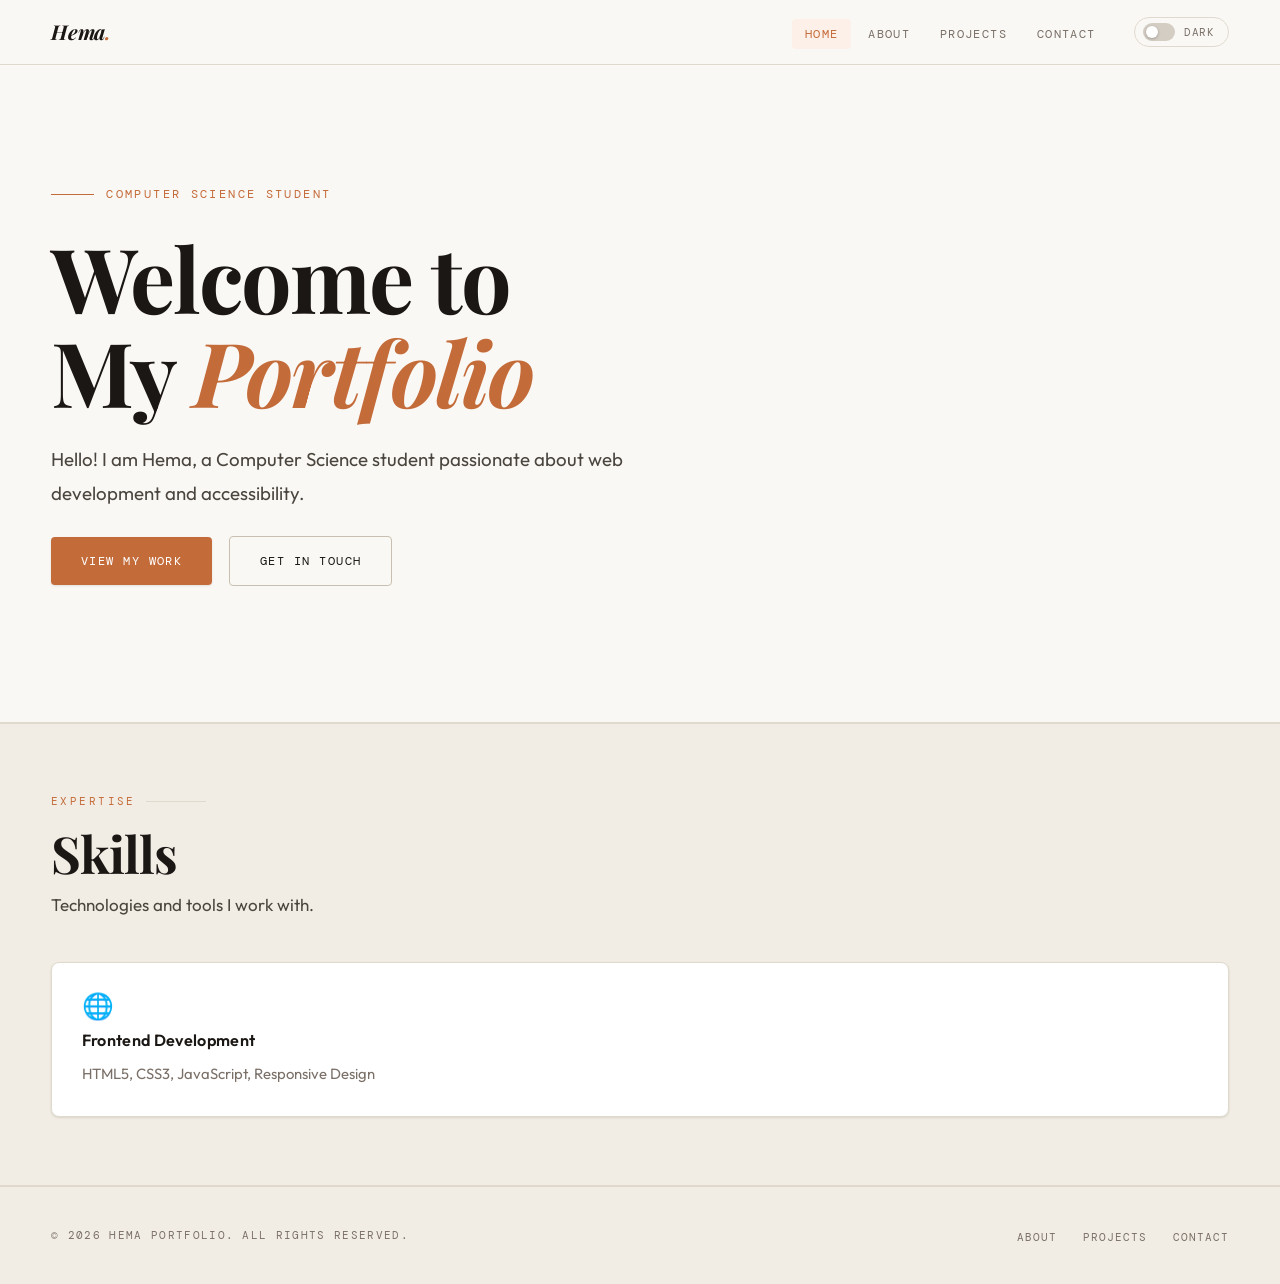
<file: index.html>
<!DOCTYPE html>
<html lang="en" data-theme="light">

<head>
  <meta charset="UTF-8">
  <meta name="viewport" content="width=device-width, initial-scale=1.0">
  <title>Hema Portfolio</title>
  <meta name="description" content="Personal portfolio website showcasing projects, skills, and contact information.">
  <meta name="keywords" content="portfolio, web developer, frontend developer, HTML5, accessibility">
  <meta name="author" content="Hema">
  <meta name="theme-color" content="#faf8f4" media="(prefers-color-scheme: light)">
  <meta name="theme-color" content="#131210"  media="(prefers-color-scheme: dark)">
  <link rel="canonical" href="https://hema-portfolio.example.com/">
  <meta property="og:type"        content="website">
  <meta property="og:title"       content="Hema Portfolio">
  <meta property="og:description" content="Personal portfolio website showcasing projects, skills, and contact information.">
  <meta property="og:url"         content="https://hema-portfolio.example.com/">
  <link rel="preconnect" href="https://fonts.googleapis.com">
  <link rel="preconnect" href="https://fonts.gstatic.com" crossorigin>
  <link rel="stylesheet"
    href="https://fonts.googleapis.com/css2?family=Playfair+Display:ital,wght@0,400;0,600;0,700;1,400;1,600&family=Outfit:wght@300;400;500;600&family=DM+Mono:wght@400&display=swap"
    media="print" onload="this.media='all'">
  <noscript><link rel="stylesheet" href="https://fonts.googleapis.com/css2?family=Playfair+Display:ital,wght@0,400;0,600;0,700;1,400;1,600&family=Outfit:wght@300;400;500;600&family=DM+Mono:wght@400&display=swap"></noscript>
  <link rel="stylesheet" href="style.css">
</head>

<body>

  <a href="#main-content" class="skip-link">Skip to Main Content</a>

  <!-- ── HEADER ── -->
  <header class="site-header" role="banner">
    <div class="container">
      <div class="header-inner">

        <a href="index.html" class="site-logo" aria-label="Hema Portfolio — Home">
          Hema<span>.</span>
        </a>

        <div class="header-right">
          <!-- Hamburger (mobile only) -->
          <button class="nav-toggle" aria-expanded="false" aria-controls="main-nav" aria-label="Toggle navigation">
            <span></span><span></span><span></span>
          </button>

          <nav id="main-nav" class="main-nav" role="navigation" aria-label="Main Navigation">
            <ul>
              <li><a href="index.html" aria-current="page">Home</a></li>
              <li><a href="about.html">About</a></li>
              <li><a href="projects.html">Projects</a></li>
              <li><a href="contact.html">Contact</a></li>
            </ul>
          </nav>

          <!-- Dark mode toggle -->
          <button class="theme-toggle" id="theme-toggle" aria-label="Toggle dark mode" aria-pressed="false">
            <div class="toggle-track" aria-hidden="true">
              <div class="toggle-knob"></div>
            </div>
            <span class="toggle-label">Dark</span>
          </button>
        </div>

      </div>
    </div>
  </header>

  <!-- ── MAIN ── -->
  <main id="main-content" role="main">

    <!-- Hero — CSS Grid layout -->
    <section aria-labelledby="hero-heading">
      <div class="container">
        <div class="hero-grid">
          <p class="hero-eyebrow animate-up">Computer Science Student</p>
          <h2 id="hero-heading" class="hero-heading animate-up">
            Welcome to<br>My <em>Portfolio</em>
          </h2>
          <p class="hero-body animate-up">
            Hello! I am Hema, a Computer Science student passionate about
            web development and accessibility.
          </p>
          <div class="hero-cta animate-up">
            <a href="projects.html" class="btn btn-primary">View My Work</a>
            <a href="contact.html" class="btn btn-outline">Get In Touch</a>
          </div>
        </div>
      </div>
    </section>

    <hr class="section-divider">

    <!-- Skills — CSS Grid -->
    <section class="skills-section" aria-labelledby="skills-heading">
      <div class="container">
        <p class="section-label">Expertise</p>
        <h2 id="skills-heading" class="section-heading">Skills</h2>
        <p class="section-intro">Technologies and tools I work with.</p>

        <div class="skills-grid">
          <article class="skill-card animate-up">
            <div class="skill-card-icon" aria-hidden="true">🌐</div>
            <h3>Frontend Development</h3>
            <p>HTML5, CSS3, JavaScript, Responsive Design</p>
          </article>
        </div>
      </div>
    </section>

  </main>

  <!-- ── FOOTER ── -->
  <footer class="site-footer" role="contentinfo">
    <div class="container">
      <div class="footer-inner">
        <p class="footer-copy">&copy; 2026 Hema Portfolio. All rights reserved.</p>
        <nav aria-label="Footer Navigation">
          <ul class="footer-links">
            <li><a href="about.html">About</a></li>
            <li><a href="projects.html">Projects</a></li>
            <li><a href="contact.html">Contact</a></li>
          </ul>
        </nav>
      </div>
    </div>
  </footer>

  <script src="theme.js"></script>
</body>
</html>
</file>
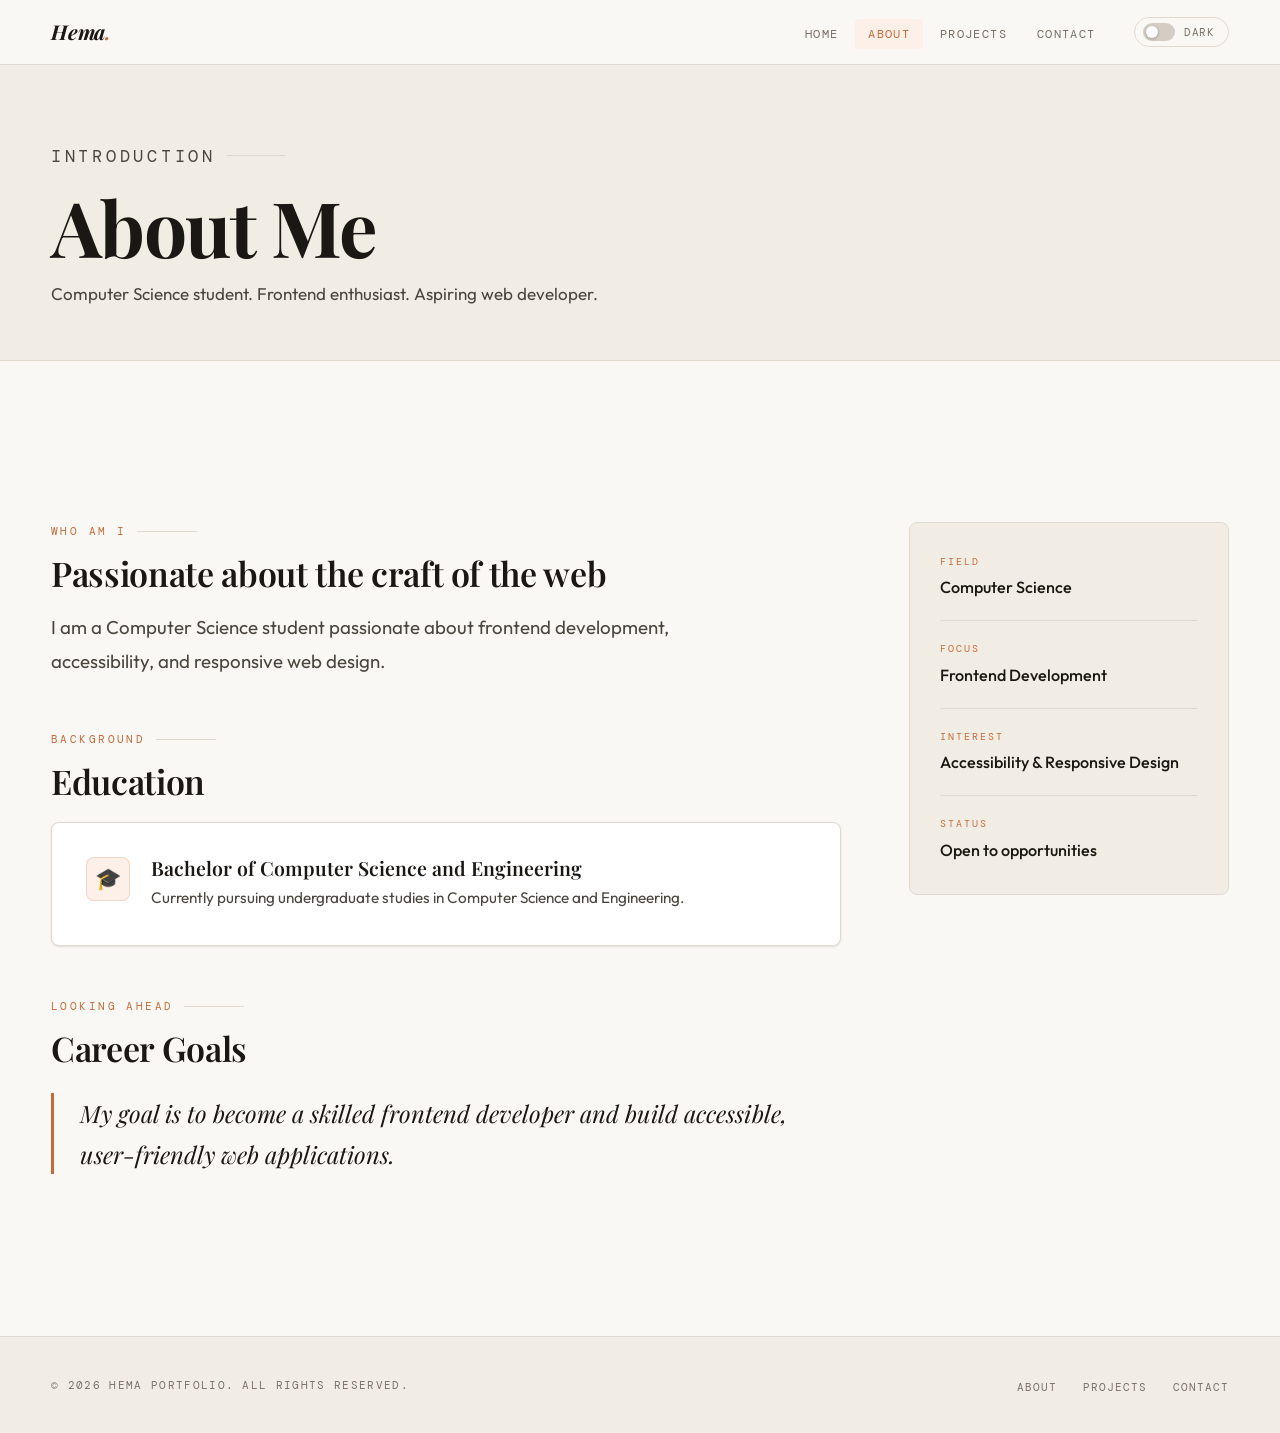
<file: about.html>
<!DOCTYPE html>
<html lang="en" data-theme="light">
<head>
  <meta charset="UTF-8">
  <meta name="viewport" content="width=device-width, initial-scale=1.0">
  <title>About | Hema Portfolio</title>
  <meta name="description" content="Learn more about Hema, skills, education, and career goals.">
  <meta name="author" content="Hema">
  <link rel="canonical" href="https://hema-portfolio.example.com/about.html">
  <meta property="og:type" content="website">
  <meta property="og:title" content="About | Hema Portfolio">
  <meta property="og:description" content="Learn more about Hema, skills, education, and career goals.">
  <meta property="og:url" content="https://hema-portfolio.example.com/about.html">
  <link rel="preconnect" href="https://fonts.googleapis.com">
  <link rel="preconnect" href="https://fonts.gstatic.com" crossorigin>
  <link rel="stylesheet"
    href="https://fonts.googleapis.com/css2?family=Playfair+Display:ital,wght@0,400;0,600;0,700;1,400;1,600&family=Outfit:wght@300;400;500;600&family=DM+Mono:wght@400&display=swap"
    media="print" onload="this.media='all'">
  <noscript><link rel="stylesheet" href="https://fonts.googleapis.com/css2?family=Playfair+Display:ital,wght@0,400;0,600;0,700;1,400;1,600&family=Outfit:wght@300;400;500;600&family=DM+Mono:wght@400&display=swap"></noscript>
  <link rel="stylesheet" href="style.css">
</head>
<body>

  <a href="#main-content" class="skip-link">Skip to Main Content</a>

  <header class="site-header" role="banner">
    <div class="container">
      <div class="header-inner">
        <a href="index.html" class="site-logo" aria-label="Hema Portfolio — Home">Hema<span>.</span></a>
        <div class="header-right">
          <button class="nav-toggle" aria-expanded="false" aria-controls="main-nav" aria-label="Toggle navigation">
            <span></span><span></span><span></span>
          </button>
          <nav id="main-nav" class="main-nav" role="navigation" aria-label="Main Navigation">
            <ul>
              <li><a href="index.html">Home</a></li>
              <li><a href="about.html" aria-current="page">About</a></li>
              <li><a href="projects.html">Projects</a></li>
              <li><a href="contact.html">Contact</a></li>
            </ul>
          </nav>
          <button class="theme-toggle" id="theme-toggle" aria-label="Toggle dark mode" aria-pressed="false">
            <div class="toggle-track" aria-hidden="true"><div class="toggle-knob"></div></div>
            <span class="toggle-label">Dark</span>
          </button>
        </div>
      </div>
    </div>
  </header>

  <main id="main-content" role="main">

    <!-- Page Banner -->
    <div class="page-banner" role="banner" aria-label="Page title">
      <div class="container">
        <div class="page-banner-inner">
          <div>
            <p class="section-label">Introduction</p>
            <h2>About Me</h2>
            <p>Computer Science student. Frontend enthusiast. Aspiring web developer.</p>
          </div>
        </div>
      </div>
    </div>

    <!-- About — CSS Grid: content + sidebar -->
    <section aria-labelledby="about-heading" class="section-pad">
      <div class="container">
        <div class="about-grid">

          <!-- Main intro -->
          <div class="about-intro-area animate-up">
            <p class="section-label">Who Am I</p>
            <h2 id="about-heading" class="section-subheading">Passionate about the craft of the web</h2>
            <p class="about-intro-text" style="margin-top:1rem;">
              I am a Computer Science student passionate about frontend
              development, accessibility, and responsive web design.
            </p>
          </div>

          <!-- Sidebar — spans all rows on desktop -->
          <aside class="about-sidebar-area animate-up" aria-label="Quick facts">
            <div class="data-sidebar">
              <div class="data-row">
                <span class="data-label">Field</span>
                <span class="data-value">Computer Science</span>
              </div>
              <div class="data-row">
                <span class="data-label">Focus</span>
                <span class="data-value">Frontend Development</span>
              </div>
              <div class="data-row">
                <span class="data-label">Interest</span>
                <span class="data-value">Accessibility &amp; Responsive Design</span>
              </div>
              <div class="data-row">
                <span class="data-label">Status</span>
                <span class="data-value">Open to opportunities</span>
              </div>
            </div>
          </aside>

          <!-- Education -->
          <div class="about-edu-area animate-up">
            <p class="section-label">Background</p>
            <h2 class="section-subheading">Education</h2>
            <article class="edu-card" style="margin-top:1.25rem;">
              <div class="edu-icon" aria-hidden="true">🎓</div>
              <div class="edu-content">
                <h3>Bachelor of Computer Science and Engineering</h3>
                <p>Currently pursuing undergraduate studies in Computer Science and Engineering.</p>
              </div>
            </article>
          </div>

          <!-- Goals -->
          <div class="about-goals-area animate-up">
            <p class="section-label">Looking Ahead</p>
            <h2 class="section-subheading">Career Goals</h2>
            <blockquote class="goal-quote">
              My goal is to become a skilled frontend developer and build
              accessible, user-friendly web applications.
            </blockquote>
          </div>

        </div>
      </div>
    </section>

  </main>

  <footer class="site-footer" role="contentinfo">
    <div class="container">
      <div class="footer-inner">
        <p class="footer-copy">&copy; 2026 Hema Portfolio. All rights reserved.</p>
        <nav aria-label="Footer Navigation">
          <ul class="footer-links">
            <li><a href="about.html">About</a></li>
            <li><a href="projects.html">Projects</a></li>
            <li><a href="contact.html">Contact</a></li>
          </ul>
        </nav>
      </div>
    </div>
  </footer>

  <script src="theme.js"></script>
</body>
</html>
</file>
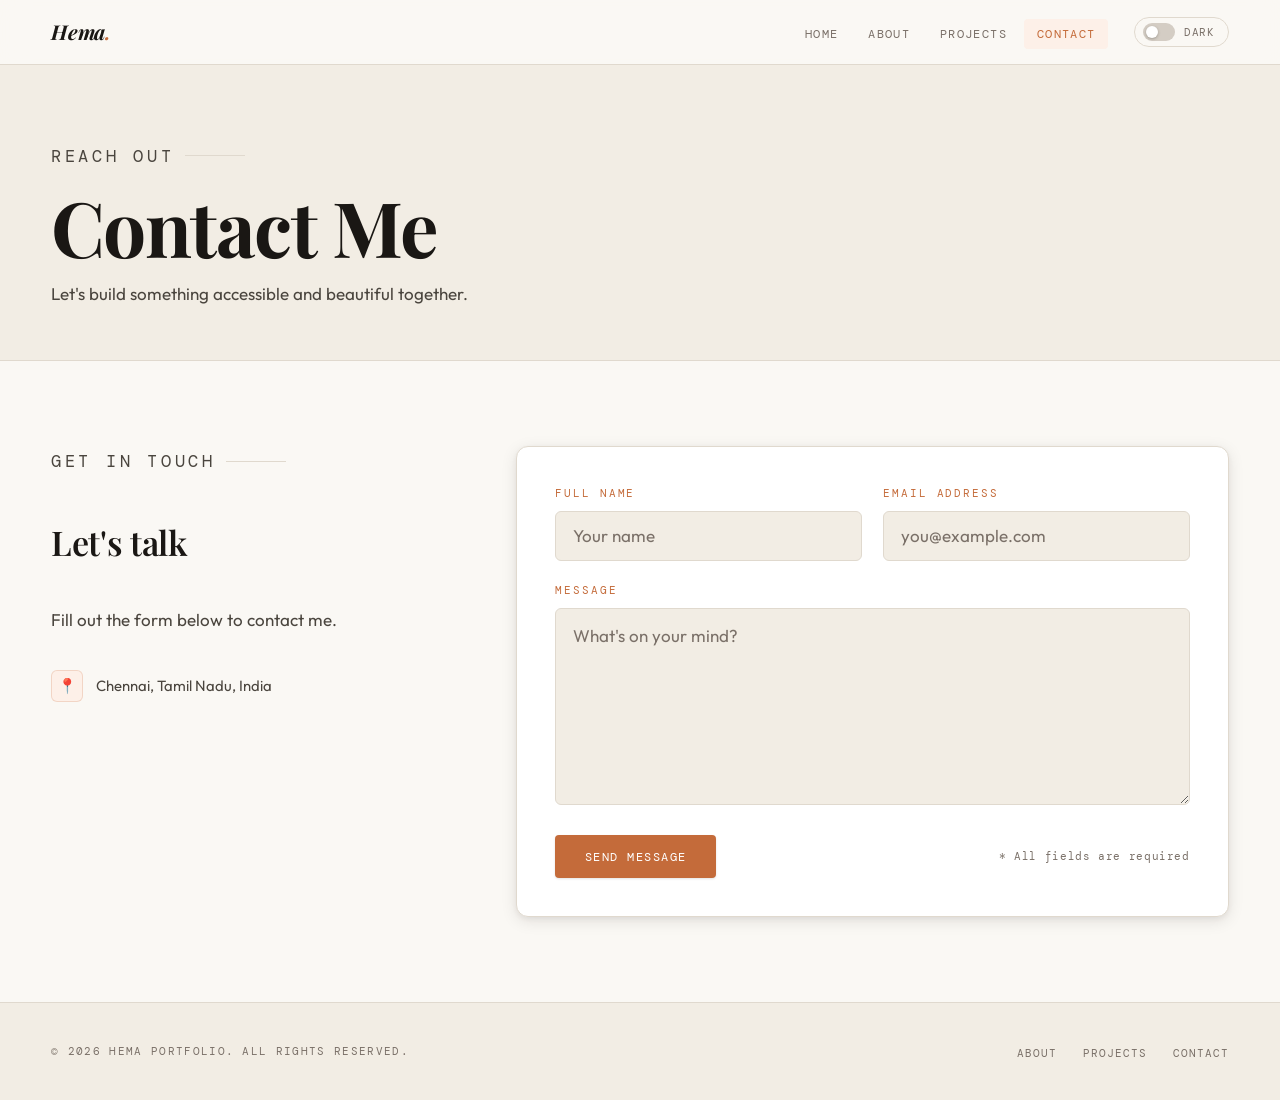
<file: contact.html>
<!DOCTYPE html>
<html lang="en" data-theme="light">
<head>
  <meta charset="UTF-8">
  <meta name="viewport" content="width=device-width, initial-scale=1.0">
  <title>Contact | Hema Portfolio</title>
  <meta name="description" content="Contact Hema through this accessible portfolio contact form.">
  <meta name="author" content="Hema">
  <link rel="canonical" href="https://hema-portfolio.example.com/contact.html">
  <meta property="og:type" content="website">
  <meta property="og:title" content="Contact | Hema Portfolio">
  <meta property="og:description" content="Contact Hema through this accessible portfolio contact form.">
  <meta property="og:url" content="https://hema-portfolio.example.com/contact.html">
  <link rel="preconnect" href="https://fonts.googleapis.com">
  <link rel="preconnect" href="https://fonts.gstatic.com" crossorigin>
  <link rel="stylesheet"
    href="https://fonts.googleapis.com/css2?family=Playfair+Display:ital,wght@0,400;0,600;0,700;1,400;1,600&family=Outfit:wght@300;400;500;600&family=DM+Mono:wght@400&display=swap"
    media="print" onload="this.media='all'">
  <noscript><link rel="stylesheet" href="https://fonts.googleapis.com/css2?family=Playfair+Display:ital,wght@0,400;0,600;0,700;1,400;1,600&family=Outfit:wght@300;400;500;600&family=DM+Mono:wght@400&display=swap"></noscript>
  <link rel="stylesheet" href="style.css">
</head>
<body>

  <a href="#main-content" class="skip-link">Skip to Main Content</a>

  <header class="site-header" role="banner">
    <div class="container">
      <div class="header-inner">
        <a href="index.html" class="site-logo" aria-label="Hema Portfolio — Home">Hema<span>.</span></a>
        <div class="header-right">
          <button class="nav-toggle" aria-expanded="false" aria-controls="main-nav" aria-label="Toggle navigation">
            <span></span><span></span><span></span>
          </button>
          <nav id="main-nav" class="main-nav" role="navigation" aria-label="Main Navigation">
            <ul>
              <li><a href="index.html">Home</a></li>
              <li><a href="about.html">About</a></li>
              <li><a href="projects.html">Projects</a></li>
              <li><a href="contact.html" aria-current="page">Contact</a></li>
            </ul>
          </nav>
          <button class="theme-toggle" id="theme-toggle" aria-label="Toggle dark mode" aria-pressed="false">
            <div class="toggle-track" aria-hidden="true"><div class="toggle-knob"></div></div>
            <span class="toggle-label">Dark</span>
          </button>
        </div>
      </div>
    </div>
  </header>

  <main id="main-content" role="main">

    <div class="page-banner">
      <div class="container">
        <div class="page-banner-inner">
          <div>
            <p class="section-label">Reach Out</p>
            <h2>Contact Me</h2>
            <p>Let's build something accessible and beautiful together.</p>
          </div>
        </div>
      </div>
    </div>

    <!-- Contact — 2-col CSS Grid: info | form -->
    <section aria-labelledby="contact-heading">
      <div class="container">
        <div class="contact-grid">

          <!-- Info column -->
          <div class="contact-info-col animate-up">
            <p class="section-label">Get In Touch</p>
            <h2 id="contact-heading" class="section-subheading">Let's talk</h2>
            <p>Fill out the form below to contact me.</p>

            <div class="contact-detail" aria-label="Contact details">
              
              <div class="contact-item">
                <span class="contact-item-icon" aria-hidden="true">📍</span>
                <span>Chennai, Tamil Nadu, India</span>
              </div>
            </div>
          </div>

          <!-- Form column -->
          <div class="animate-up">
            <form class="contact-form" aria-label="Contact Form" novalidate>

              <!-- Two inputs in a CSS Grid row -->
              <div class="form-row">
                <div class="form-group">
                  <label for="name">Full Name</label>
                  <input type="text" id="name" name="name"
                    autocomplete="name" placeholder="Your name"
                    required aria-required="true">
                </div>
                <div class="form-group">
                  <label for="email">Email Address</label>
                  <input type="email" id="email" name="email"
                    autocomplete="email" placeholder="you@example.com"
                    required aria-required="true">
                </div>
              </div>

              <div class="form-group">
                <label for="message">Message</label>
                <textarea id="message" name="message" rows="6"
                  placeholder="What's on your mind?"
                  required aria-required="true"></textarea>
              </div>

              <div class="form-submit">
                <button type="submit" class="btn btn-primary">Send Message</button>
                <span class="form-note">* All fields are required</span>
              </div>

            </form>
          </div>

        </div>
      </div>
    </section>

  </main>

  <footer class="site-footer" role="contentinfo">
    <div class="container">
      <div class="footer-inner">
        <p class="footer-copy">&copy; 2026 Hema Portfolio. All rights reserved.</p>
        <nav aria-label="Footer Navigation">
          <ul class="footer-links">
            <li><a href="about.html">About</a></li>
            <li><a href="projects.html">Projects</a></li>
            <li><a href="contact.html">Contact</a></li>
          </ul>
        </nav>
      </div>
    </div>
  </footer>

  <script src="theme.js"></script>
</body>
</html>
</file>
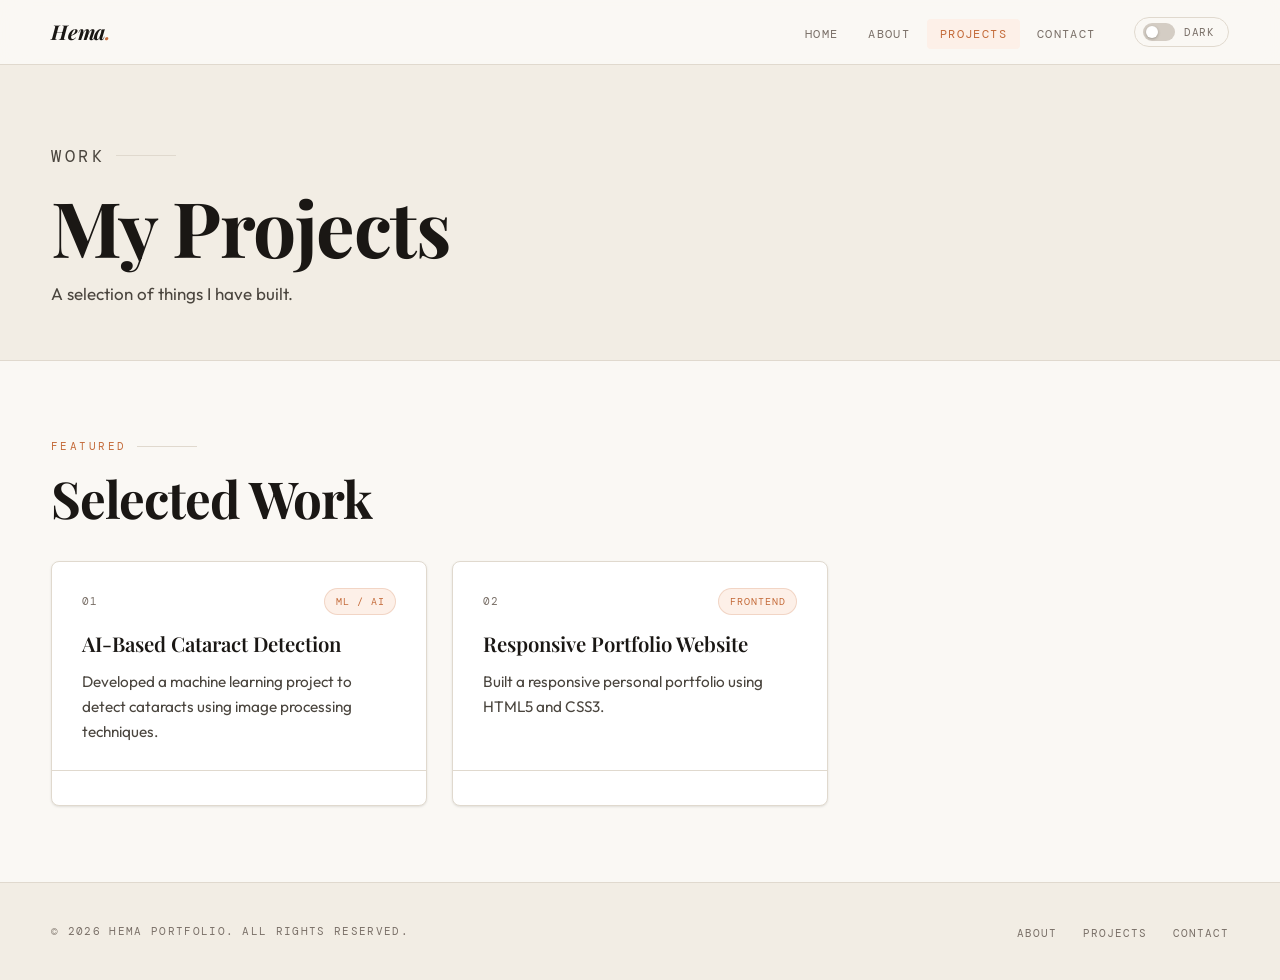
<file: projects.html>
<!DOCTYPE html>
<html lang="en" data-theme="light">
<head>
  <meta charset="UTF-8">
  <meta name="viewport" content="width=device-width, initial-scale=1.0">
  <title>Projects | Hema Portfolio</title>
  <meta name="description" content="View projects developed by Hema including frontend and AI-based applications.">
  <meta name="author" content="Hema">
  <link rel="canonical" href="https://hema-portfolio.example.com/projects.html">
  <meta property="og:type" content="website">
  <meta property="og:title" content="Projects | Hema Portfolio">
  <meta property="og:description" content="View projects developed by Hema including frontend and AI-based applications.">
  <meta property="og:url" content="https://hema-portfolio.example.com/projects.html">
  <link rel="preconnect" href="https://fonts.googleapis.com">
  <link rel="preconnect" href="https://fonts.gstatic.com" crossorigin>
  <link rel="stylesheet"
    href="https://fonts.googleapis.com/css2?family=Playfair+Display:ital,wght@0,400;0,600;0,700;1,400;1,600&family=Outfit:wght@300;400;500;600&family=DM+Mono:wght@400&display=swap"
    media="print" onload="this.media='all'">
  <noscript><link rel="stylesheet" href="https://fonts.googleapis.com/css2?family=Playfair+Display:ital,wght@0,400;0,600;0,700;1,400;1,600&family=Outfit:wght@300;400;500;600&family=DM+Mono:wght@400&display=swap"></noscript>
  <link rel="stylesheet" href="style.css">
</head>
<body>

  <a href="#main-content" class="skip-link">Skip to Main Content</a>

  <header class="site-header" role="banner">
    <div class="container">
      <div class="header-inner">
        <a href="index.html" class="site-logo" aria-label="Hema Portfolio — Home">Hema<span>.</span></a>
        <div class="header-right">
          <button class="nav-toggle" aria-expanded="false" aria-controls="main-nav" aria-label="Toggle navigation">
            <span></span><span></span><span></span>
          </button>
          <nav id="main-nav" class="main-nav" role="navigation" aria-label="Main Navigation">
            <ul>
              <li><a href="index.html">Home</a></li>
              <li><a href="about.html">About</a></li>
              <li><a href="projects.html" aria-current="page">Projects</a></li>
              <li><a href="contact.html">Contact</a></li>
            </ul>
          </nav>
          <button class="theme-toggle" id="theme-toggle" aria-label="Toggle dark mode" aria-pressed="false">
            <div class="toggle-track" aria-hidden="true"><div class="toggle-knob"></div></div>
            <span class="toggle-label">Dark</span>
          </button>
        </div>
      </div>
    </div>
  </header>

  <main id="main-content" role="main">

    <div class="page-banner">
      <div class="container">
        <div class="page-banner-inner">
          <div>
            <p class="section-label">Work</p>
            <h2>My Projects</h2>
            <p>A selection of things I have built.</p>
          </div>
        </div>
      </div>
    </div>

    <!-- Projects — 3-col CSS Grid -->
    <section aria-labelledby="projects-heading" class="section-pad">
      <div class="container">
        <p class="section-label">Featured</p>
        <h2 id="projects-heading" class="section-heading">Selected Work</h2>

        <div class="projects-grid">

          <article class="project-card animate-up">
            <div class="project-card-header">
              <span class="project-number" aria-hidden="true">01</span>
              <span class="project-tag">ML / AI</span>
            </div>
            <div class="project-card-body">
              <h3>AI-Based Cataract Detection</h3>
              <p>
                Developed a machine learning project to detect cataracts
                using image processing techniques.
              </p>
            </div>
            <div class="project-card-footer">
             
            </div>
          </article>

          <article class="project-card animate-up">
            <div class="project-card-header">
              <span class="project-number" aria-hidden="true">02</span>
              <span class="project-tag">Frontend</span>
            </div>
            <div class="project-card-body">
              <h3>Responsive Portfolio Website</h3>
              <p>
                Built a responsive personal portfolio using HTML5 and CSS3.
              </p>
            </div>
            <div class="project-card-footer">
              
            </div>
          </article>

          
        </div>
      </div>
    </section>

  </main>

  <footer class="site-footer" role="contentinfo">
    <div class="container">
      <div class="footer-inner">
        <p class="footer-copy">&copy; 2026 Hema Portfolio. All rights reserved.</p>
        <nav aria-label="Footer Navigation">
          <ul class="footer-links">
            <li><a href="about.html">About</a></li>
            <li><a href="projects.html">Projects</a></li>
            <li><a href="contact.html">Contact</a></li>
          </ul>
        </nav>
      </div>
    </div>
  </footer>

  <script src="theme.js"></script>
</body>
</html>
</file>
<file: style.css>
/* ================================================================
   HEMA PORTFOLIO v2 — Structured Warmth
   Advanced CSS3 · CSS Grid · Flexbox · Mobile-First · Light/Dark
   ================================================================ */

@import url('https://fonts.googleapis.com/css2?family=Playfair+Display:ital,wght@0,400;0,600;0,700;1,400;1,600&family=Outfit:wght@300;400;500;600&family=DM+Mono:wght@400&display=swap');

/* ──────────────────────────────────────────
   1. CSS CUSTOM PROPERTIES — LIGHT & DARK
   ────────────────────────────────────────── */

:root,
[data-theme="light"] {
  /* Backgrounds */
  --bg-base:        #faf8f4;
  --bg-surface:     #f2ede4;
  --bg-card:        #ffffff;
  --bg-card-hover:  #fdf9f3;

  /* Text */
  --text-primary:   #1a1714;
  --text-secondary: #4a453e;
  --text-muted:     #7a7068;
  --text-inverse:   #faf8f4;

  /* Accent — terracotta/amber */
  --accent:         #c46b3a;
  --accent-light:   #e8916a;
  --accent-dark:    #8f4920;
  --accent-bg:      #fdf0e8;

  /* Borders & dividers */
  --border:         #e0d9ce;
  --border-strong:  #c8bfb0;

  /* Header */
  --header-bg:      rgba(250, 248, 244, 0.92);

  /* Shadows */
  --shadow-sm:      0 1px 3px rgba(26,23,20,0.07), 0 1px 2px rgba(26,23,20,0.05);
  --shadow-md:      0 4px 16px rgba(26,23,20,0.10), 0 2px 6px rgba(26,23,20,0.06);
  --shadow-lg:      0 12px 40px rgba(26,23,20,0.13), 0 4px 12px rgba(26,23,20,0.07);

  /* Toggle */
  --toggle-track:   #d4cdc4;
  --toggle-knob:    #ffffff;

  /* Focus */
  --focus-ring:     0 0 0 3px rgba(196, 107, 58, 0.4);
}

[data-theme="dark"] {
  --bg-base:        #131210;
  --bg-surface:     #1c1a17;
  --bg-card:        #221f1b;
  --bg-card-hover:  #2a2620;

  --text-primary:   #f0ebe2;
  --text-secondary: #b8b0a4;
  --text-muted:     #7a7068;
  --text-inverse:   #131210;

  --accent:         #d4845a;
  --accent-light:   #e8a882;
  --accent-dark:    #c46b3a;
  --accent-bg:      #2a1f16;

  --border:         #2e2a24;
  --border-strong:  #3d3830;

  --header-bg:      rgba(19, 18, 16, 0.94);

  --shadow-sm:      0 1px 3px rgba(0,0,0,0.3), 0 1px 2px rgba(0,0,0,0.2);
  --shadow-md:      0 4px 16px rgba(0,0,0,0.4), 0 2px 6px rgba(0,0,0,0.2);
  --shadow-lg:      0 12px 40px rgba(0,0,0,0.5), 0 4px 12px rgba(0,0,0,0.25);

  --toggle-track:   #c46b3a;
  --toggle-knob:    #f0ebe2;

  --focus-ring:     0 0 0 3px rgba(212, 132, 90, 0.45);
}

/* ──────────────────────────────────────────
   2. RESET & BASE
   ────────────────────────────────────────── */

*, *::before, *::after {
  box-sizing: border-box;
  margin: 0;
  padding: 0;
}

html {
  scroll-behavior: smooth;
  font-size: 16px; /* mobile base */
}

body {
  font-family: 'Outfit', sans-serif;
  font-weight: 400;
  line-height: 1.7;
  background-color: var(--bg-base);
  color: var(--text-primary);
  transition: background-color 0.35s ease, color 0.35s ease;
  overflow-x: hidden;
}

img { max-width: 100%; display: block; }
a { color: inherit; }
ul { list-style: none; }

/* Typography scale */
h1, h2, h3, h4 {
  font-family: 'Playfair Display', Georgia, serif;
  line-height: 1.15;
  color: var(--text-primary);
}

/* ──────────────────────────────────────────
   3. UTILITY CLASSES
   ────────────────────────────────────────── */

.sr-only {
  position: absolute;
  width: 1px; height: 1px;
  padding: 0; margin: -1px;
  overflow: hidden;
  clip: rect(0,0,0,0);
  white-space: nowrap;
  border: 0;
}

.container {
  width: 100%;
  max-width: 1200px;
  margin-inline: auto;
  padding-inline: 1.25rem; /* mobile: 20px */
}

.accent-dot {
  display: inline-block;
  width: 6px; height: 6px;
  border-radius: 50%;
  background: var(--accent);
  margin-left: 2px;
  vertical-align: super;
  flex-shrink: 0;
}

/* ──────────────────────────────────────────
   4. SKIP LINK
   ────────────────────────────────────────── */

.skip-link {
  position: absolute;
  left: -9999px;
  top: 1rem;
  z-index: 9999;
  font-family: 'DM Mono', monospace;
  font-size: 0.75rem;
  letter-spacing: 0.05em;
  background: var(--accent);
  color: #fff;
  padding: 0.6rem 1.2rem;
  border-radius: 4px;
  text-decoration: none;
}
.skip-link:focus {
  left: 1rem;
  outline: 2px solid var(--text-primary);
  outline-offset: 3px;
}

/* ──────────────────────────────────────────
   5. HEADER — FLEXBOX
   ────────────────────────────────────────── */

.site-header {
  position: sticky;
  top: 0;
  z-index: 200;
  background: var(--header-bg);
  backdrop-filter: blur(14px);
  -webkit-backdrop-filter: blur(14px);
  border-bottom: 1px solid var(--border);
  transition: background 0.35s ease, border-color 0.35s ease;
}

.header-inner {
  /* Flexbox: logo left, nav + toggle right */
  display: flex;
  align-items: center;
  justify-content: space-between;
  gap: 1rem;
  height: 64px;
}

.site-logo {
  font-family: 'Playfair Display', serif;
  font-size: 1.2rem;
  font-weight: 700;
  font-style: italic;
  color: var(--text-primary);
  text-decoration: none;
  letter-spacing: -0.01em;
  flex-shrink: 0;
}
.site-logo span { color: var(--accent); }

/* Nav — Flexbox row */
.main-nav ul {
  display: flex;
  align-items: center;
  gap: 0.25rem;
}

.main-nav a {
  font-family: 'DM Mono', monospace;
  font-size: 0.68rem;
  font-weight: 400;
  letter-spacing: 0.12em;
  text-transform: uppercase;
  color: var(--text-muted);
  text-decoration: none;
  padding: 0.45rem 0.75rem;
  border-radius: 4px;
  transition: color 0.2s, background 0.2s;
  position: relative;
}
.main-nav a:hover,
.main-nav a[aria-current="page"] {
  color: var(--accent);
  background: var(--accent-bg);
}
.main-nav a:focus-visible {
  outline: 2px solid var(--accent);
  outline-offset: 2px;
  color: var(--accent);
}

/* Header right: nav + toggle */
.header-right {
  display: flex;
  align-items: center;
  gap: 1.5rem;
}

/* Hamburger — mobile only */
.nav-toggle {
  display: none;
  flex-direction: column;
  justify-content: center;
  gap: 5px;
  background: none;
  border: none;
  cursor: pointer;
  padding: 0.5rem;
  border-radius: 4px;
}
.nav-toggle span {
  display: block;
  width: 22px; height: 2px;
  background: var(--text-primary);
  border-radius: 2px;
  transition: transform 0.3s, opacity 0.3s;
}
.nav-toggle:focus-visible {
  outline: 2px solid var(--accent);
  outline-offset: 3px;
}

/* ──────────────────────────────────────────
   6. DARK MODE TOGGLE — Flexbox pill
   ────────────────────────────────────────── */

.theme-toggle {
  /* Flexbox row: icon + track */
  display: flex;
  align-items: center;
  gap: 0.5rem;
  background: none;
  border: 1px solid var(--border);
  border-radius: 999px;
  padding: 0.3rem 0.75rem 0.3rem 0.5rem;
  cursor: pointer;
  color: var(--text-muted);
  font-family: 'DM Mono', monospace;
  font-size: 0.65rem;
  letter-spacing: 0.08em;
  text-transform: uppercase;
  transition: border-color 0.2s, color 0.2s, background 0.2s;
  flex-shrink: 0;
}
.theme-toggle:hover {
  border-color: var(--accent);
  color: var(--accent);
  background: var(--accent-bg);
}
.theme-toggle:focus-visible {
  outline: 2px solid var(--accent);
  outline-offset: 3px;
}

.toggle-track {
  width: 32px; height: 18px;
  background: var(--toggle-track);
  border-radius: 999px;
  position: relative;
  transition: background 0.35s;
}
.toggle-knob {
  position: absolute;
  top: 3px; left: 3px;
  width: 12px; height: 12px;
  border-radius: 50%;
  background: var(--toggle-knob);
  transition: transform 0.35s cubic-bezier(0.4,0,0.2,1);
  box-shadow: 0 1px 3px rgba(0,0,0,0.25);
}
[data-theme="dark"] .toggle-knob {
  transform: translateX(14px);
}

/* ──────────────────────────────────────────
   7. PAGE LAYOUTS — CSS GRID
   ────────────────────────────────────────── */

/* ── 7a. INDEX — Hero grid ── */

.hero-grid {
  /* Mobile-first: single column */
  display: grid;
  grid-template-columns: 1fr;
  grid-template-areas:
    "eyebrow"
    "heading"
    "body"
    "cta";
  gap: 1.5rem;
  padding-block: 4rem 5rem;
}

.hero-eyebrow {
  grid-area: eyebrow;
  display: flex;
  align-items: center;
  gap: 0.75rem;
  font-family: 'DM Mono', monospace;
  font-size: 0.7rem;
  letter-spacing: 0.2em;
  text-transform: uppercase;
  color: var(--accent);
}
.hero-eyebrow::before {
  content: '';
  display: block;
  width: 2.5rem;
  height: 1px;
  background: var(--accent);
}

.hero-heading {
  grid-area: heading;
  font-size: clamp(2.8rem, 7vw, 5.5rem);
  font-weight: 700;
  letter-spacing: -0.02em;
  line-height: 1.05;
}
.hero-heading em {
  font-style: italic;
  color: var(--accent);
}

.hero-body {
  grid-area: body;
  font-size: 1.1rem;
  color: var(--text-secondary);
  max-width: 52ch;
  line-height: 1.8;
}

.hero-cta {
  grid-area: cta;
  display: flex;
  flex-wrap: wrap;
  gap: 1rem;
  align-items: center;
}

/* ── 7b. SKILLS grid (index) ── */

.skills-section {
  background: var(--bg-surface);
  border-top: 1px solid var(--border);
  border-bottom: 1px solid var(--border);
  padding-block: 4rem;
  transition: background 0.35s;
}

.skills-grid {
  /* Mobile: 1 col → tablet: 2 col → desktop: 3+ col */
  display: grid;
  grid-template-columns: 1fr;
  gap: 1.25rem;
  margin-top: 2rem;
}

/* ── 7c. ABOUT — sidebar + content grid ── */

.about-grid {
  display: grid;
  grid-template-columns: 1fr; /* mobile */
  grid-template-areas:
    "intro"
    "sidebar"
    "edu"
    "goals";
  gap: 2rem;
  padding-block: 4rem;
}

/* ── 7d. PROJECTS — masonry-like 3 col grid ── */

.projects-grid {
  display: grid;
  grid-template-columns: 1fr; /* mobile */
  gap: 1.5rem;
  margin-top: 2rem;
}

/* ── 7e. CONTACT — two-col grid ── */

.contact-grid {
  display: grid;
  grid-template-columns: 1fr; /* mobile */
  gap: 3rem;
  padding-block: 4rem;
}

/* ──────────────────────────────────────────
   8. SECTION LABELS & HEADINGS
   ────────────────────────────────────────── */

.section-label {
  font-family: 'DM Mono', monospace;
  font-size: 0.65rem;
  letter-spacing: 0.22em;
  text-transform: uppercase;
  color: var(--accent);
  margin-bottom: 0.75rem;
  display: flex;
  align-items: center;
  gap: 0.6rem;
}
.section-label::after {
  content: '';
  flex: 1;
  height: 1px;
  background: var(--border);
  max-width: 60px;
}

.section-heading {
  font-size: clamp(2rem, 4vw, 3rem);
  font-weight: 700;
  letter-spacing: -0.02em;
  margin-bottom: 0.5rem;
}

.section-subheading {
  font-size: clamp(1.4rem, 3vw, 2rem);
  font-weight: 600;
  letter-spacing: -0.01em;
  margin-bottom: 0.5rem;
}

.section-intro {
  color: var(--text-secondary);
  max-width: 55ch;
  margin-bottom: 2.5rem;
}

/* Standard section padding */
.section-pad {
  padding-block: 4.5rem;
}

/* Section divider */
.section-divider {
  border: none;
  border-top: 1px solid var(--border);
  margin: 0;
}

/* ──────────────────────────────────────────
   9. BUTTONS
   ────────────────────────────────────────── */

.btn {
  display: inline-flex;
  align-items: center;
  gap: 0.5rem;
  font-family: 'DM Mono', monospace;
  font-size: 0.72rem;
  font-weight: 400;
  letter-spacing: 0.12em;
  text-transform: uppercase;
  text-decoration: none;
  padding: 0.8rem 1.75rem;
  border-radius: 4px;
  border: none;
  cursor: pointer;
  transition: background 0.25s, color 0.25s, transform 0.2s, box-shadow 0.25s;
}
.btn:focus-visible {
  outline: 2px solid var(--accent);
  outline-offset: 3px;
}

.btn-primary {
  background: var(--accent);
  color: #fff;
  box-shadow: var(--shadow-sm);
}
.btn-primary:hover {
  background: var(--accent-dark);
  transform: translateY(-2px);
  box-shadow: var(--shadow-md);
}

.btn-outline {
  background: transparent;
  color: var(--text-primary);
  border: 1px solid var(--border-strong);
}
.btn-outline:hover {
  border-color: var(--accent);
  color: var(--accent);
  background: var(--accent-bg);
  transform: translateY(-2px);
}

/* ──────────────────────────────────────────
   10. CARDS — CSS Grid + Flexbox internals
   ────────────────────────────────────────── */

.skill-card {
  /* Flexbox column for internal layout */
  display: flex;
  flex-direction: column;
  gap: 0.75rem;
  background: var(--bg-card);
  border: 1px solid var(--border);
  border-radius: 8px;
  padding: 1.75rem;
  box-shadow: var(--shadow-sm);
  transition:
    transform 0.25s cubic-bezier(0.4,0,0.2,1),
    border-color 0.25s,
    box-shadow 0.25s,
    background 0.35s;
  position: relative;
  overflow: hidden;
}
.skill-card::before {
  content: '';
  position: absolute;
  inset: 0 auto 0 0;
  width: 3px;
  background: var(--accent);
  opacity: 0;
  transition: opacity 0.25s;
}
.skill-card:hover {
  transform: translateY(-4px);
  border-color: var(--accent);
  box-shadow: var(--shadow-md);
}
.skill-card:hover::before { opacity: 1; }

.skill-card-icon {
  font-size: 1.5rem;
  line-height: 1;
}

.skill-card h3 {
  font-family: 'Outfit', sans-serif;
  font-size: 0.95rem;
  font-weight: 600;
  letter-spacing: 0.02em;
  color: var(--text-primary);
}

.skill-card p {
  font-size: 0.875rem;
  color: var(--text-muted);
  line-height: 1.6;
}

/* Project card */
.project-card {
  display: flex;
  flex-direction: column;
  background: var(--bg-card);
  border: 1px solid var(--border);
  border-radius: 8px;
  overflow: hidden;
  box-shadow: var(--shadow-sm);
  transition:
    transform 0.25s cubic-bezier(0.4,0,0.2,1),
    border-color 0.25s,
    box-shadow 0.25s,
    background 0.35s;
}
.project-card:hover {
  transform: translateY(-5px);
  border-color: var(--accent);
  box-shadow: var(--shadow-lg);
}

.project-card-header {
  /* Flexbox row: number + tag */
  display: flex;
  align-items: center;
  justify-content: space-between;
  padding: 1.5rem 1.75rem 0;
}

.project-number {
  font-family: 'DM Mono', monospace;
  font-size: 0.65rem;
  letter-spacing: 0.15em;
  color: var(--text-muted);
}

.project-tag {
  font-family: 'DM Mono', monospace;
  font-size: 0.6rem;
  letter-spacing: 0.1em;
  text-transform: uppercase;
  color: var(--accent);
  background: var(--accent-bg);
  padding: 0.25rem 0.6rem;
  border-radius: 999px;
  border: 1px solid rgba(196,107,58,0.2);
}

.project-card-body {
  flex: 1;
  padding: 1rem 1.75rem 1.5rem;
  display: flex;
  flex-direction: column;
  gap: 0.75rem;
}

.project-card h3 {
  font-size: 1.2rem;
  font-weight: 600;
  color: var(--text-primary);
}

.project-card p {
  font-size: 0.9rem;
  color: var(--text-secondary);
  line-height: 1.65;
  flex: 1;
}

.project-card-footer {
  padding: 1rem 1.75rem;
  border-top: 1px solid var(--border);
  display: flex;
  align-items: center;
  justify-content: space-between;
}

.project-link {
  display: inline-flex;
  align-items: center;
  gap: 0.4rem;
  font-family: 'DM Mono', monospace;
  font-size: 0.68rem;
  letter-spacing: 0.1em;
  text-transform: uppercase;
  color: var(--accent);
  text-decoration: none;
  transition: gap 0.2s, color 0.2s;
}
.project-link::after { content: '→'; }
.project-link:hover { gap: 0.65rem; color: var(--accent-dark); }
.project-link:focus-visible {
  outline: 2px solid var(--accent);
  outline-offset: 3px;
  border-radius: 2px;
}

/* ──────────────────────────────────────────
   11. ABOUT PAGE COMPONENTS
   ────────────────────────────────────────── */

.about-intro-area { grid-area: intro; }
.about-sidebar-area { grid-area: sidebar; }
.about-edu-area { grid-area: edu; }
.about-goals-area { grid-area: goals; }

.about-intro-text {
  font-size: 1.1rem;
  color: var(--text-secondary);
  line-height: 1.85;
  max-width: 60ch;
}

/* Data sidebar — Flexbox column */
.data-sidebar {
  background: var(--bg-surface);
  border: 1px solid var(--border);
  border-radius: 8px;
  padding: 1.75rem;
  display: flex;
  flex-direction: column;
  gap: 0;
  transition: background 0.35s;
}

.data-row {
  display: flex;
  flex-direction: column;
  gap: 0.25rem;
  padding-block: 1.1rem;
  border-bottom: 1px solid var(--border);
}
.data-row:first-child { padding-top: 0; }
.data-row:last-child { padding-bottom: 0; border-bottom: none; }

.data-label {
  font-family: 'DM Mono', monospace;
  font-size: 0.6rem;
  letter-spacing: 0.2em;
  text-transform: uppercase;
  color: var(--accent);
}
.data-value {
  font-size: 0.95rem;
  font-weight: 500;
  color: var(--text-primary);
}

/* Education card */
.edu-card {
  background: var(--bg-card);
  border: 1px solid var(--border);
  border-radius: 8px;
  padding: 2rem;
  display: flex;
  gap: 1.25rem;
  align-items: flex-start;
  box-shadow: var(--shadow-sm);
  transition: background 0.35s;
}

.edu-icon {
  width: 44px; height: 44px;
  background: var(--accent-bg);
  border: 1px solid rgba(196,107,58,0.2);
  border-radius: 8px;
  display: flex;
  align-items: center;
  justify-content: center;
  font-size: 1.25rem;
  flex-shrink: 0;
}

.edu-content h3 {
  font-size: 1.15rem;
  font-weight: 600;
  margin-bottom: 0.35rem;
}
.edu-content p {
  font-size: 0.9rem;
  color: var(--text-secondary);
}

/* Goals blockquote */
.goal-quote {
  font-family: 'Playfair Display', serif;
  font-size: clamp(1.1rem, 2.5vw, 1.4rem);
  font-style: italic;
  font-weight: 400;
  color: var(--text-primary);
  line-height: 1.7;
  padding-left: 1.5rem;
  border-left: 3px solid var(--accent);
  max-width: 60ch;
  margin-top: 1.5rem;
}

/* ──────────────────────────────────────────
   12. CONTACT FORM
   ────────────────────────────────────────── */

.contact-info-col {
  display: flex;
  flex-direction: column;
  gap: 2rem;
}

.contact-info-col p {
  font-size: 1rem;
  color: var(--text-secondary);
  line-height: 1.8;
  max-width: 40ch;
}

.contact-detail {
  display: flex;
  flex-direction: column;
  gap: 0.75rem;
}

.contact-item {
  display: flex;
  align-items: center;
  gap: 0.75rem;
  font-size: 0.875rem;
  color: var(--text-secondary);
}
.contact-item-icon {
  width: 32px; height: 32px;
  background: var(--accent-bg);
  border: 1px solid rgba(196,107,58,0.2);
  border-radius: 6px;
  display: flex;
  align-items: center;
  justify-content: center;
  font-size: 0.875rem;
  flex-shrink: 0;
  color: var(--accent);
}

/* Form */
.contact-form {
  background: var(--bg-card);
  border: 1px solid var(--border);
  border-radius: 12px;
  padding: 2.25rem;
  box-shadow: var(--shadow-md);
  display: flex;
  flex-direction: column;
  gap: 1.25rem;
  transition: background 0.35s;
}

.form-row {
  /* Two inputs side by side on tablet+ */
  display: grid;
  grid-template-columns: 1fr;
  gap: 1.25rem;
}

.form-group {
  display: flex;
  flex-direction: column;
  gap: 0.45rem;
}

label {
  font-family: 'DM Mono', monospace;
  font-size: 0.62rem;
  letter-spacing: 0.18em;
  text-transform: uppercase;
  color: var(--accent);
  font-weight: 400;
}

input, textarea {
  width: 100%;
  padding: 0.8rem 1rem;
  background: var(--bg-surface);
  border: 1px solid var(--border);
  border-radius: 6px;
  color: var(--text-primary);
  font-family: 'Outfit', sans-serif;
  font-size: 1rem;
  font-weight: 400;
  transition:
    border-color 0.2s,
    box-shadow 0.2s,
    background 0.35s;
  -webkit-appearance: none;
}
input::placeholder, textarea::placeholder {
  color: var(--text-muted);
}
input:focus-visible, textarea:focus-visible {
  outline: none;
  border-color: var(--accent);
  box-shadow: var(--focus-ring);
  background: var(--bg-card);
}
textarea {
  resize: vertical;
  min-height: 140px;
  line-height: 1.65;
}

.form-submit {
  display: flex;
  align-items: center;
  justify-content: space-between;
  flex-wrap: wrap;
  gap: 1rem;
  padding-top: 0.5rem;
}

.form-note {
  font-family: 'DM Mono', monospace;
  font-size: 0.62rem;
  letter-spacing: 0.06em;
  color: var(--text-muted);
}

/* ──────────────────────────────────────────
   13. PAGE HERO BANNER — CSS Grid
   ────────────────────────────────────────── */

.page-banner {
  background: var(--bg-surface);
  border-bottom: 1px solid var(--border);
  padding-block: 4rem 3rem;
  transition: background 0.35s;
}

.page-banner-inner {
  display: grid;
  grid-template-columns: 1fr;
  gap: 0.5rem;
}

.page-banner h2 {
  font-size: clamp(2.5rem, 6vw, 4.5rem);
  font-weight: 700;
  letter-spacing: -0.02em;
}

.page-banner p {
  font-size: 1rem;
  color: var(--text-secondary);
  max-width: 50ch;
  margin-top: 0.5rem;
}

/* ──────────────────────────────────────────
   14. FOOTER — Grid + Flexbox
   ────────────────────────────────────────── */

.site-footer {
  background: var(--bg-surface);
  border-top: 1px solid var(--border);
  padding-block: 2rem;
  transition: background 0.35s;
}

.footer-inner {
  /* Flexbox: left text, right links */
  display: flex;
  flex-direction: column;
  gap: 1rem;
  align-items: center;
  text-align: center;
}

.footer-copy {
  font-family: 'DM Mono', monospace;
  font-size: 0.65rem;
  letter-spacing: 0.12em;
  text-transform: uppercase;
  color: var(--text-muted);
}

.footer-links {
  display: flex;
  gap: 1.5rem;
}

.footer-links a {
  font-family: 'DM Mono', monospace;
  font-size: 0.62rem;
  letter-spacing: 0.1em;
  text-transform: uppercase;
  color: var(--text-muted);
  text-decoration: none;
  transition: color 0.2s;
}
.footer-links a:hover { color: var(--accent); }
.footer-links a:focus-visible {
  outline: 2px solid var(--accent);
  outline-offset: 2px;
  border-radius: 2px;
}

/* ──────────────────────────────────────────
   15. ANIMATIONS — respects prefers-reduced-motion
   ────────────────────────────────────────── */

@keyframes fadeUp {
  from { opacity: 0; transform: translateY(28px); }
  to   { opacity: 1; transform: translateY(0); }
}

@keyframes fadeIn {
  from { opacity: 0; }
  to   { opacity: 1; }
}

.animate-up {
  animation: fadeUp 0.65s cubic-bezier(0.4,0,0.2,1) both;
  will-change: opacity, transform;
}
.animate-up:nth-child(1) { animation-delay: 0.05s; }
.animate-up:nth-child(2) { animation-delay: 0.12s; }
.animate-up:nth-child(3) { animation-delay: 0.19s; }
.animate-up:nth-child(4) { animation-delay: 0.26s; }
.animate-up:nth-child(5) { animation-delay: 0.33s; }

@media (prefers-reduced-motion: reduce) {
  *, *::before, *::after {
    animation-duration: 0.01ms !important;
    transition-duration: 0.01ms !important;
  }
}

/* ──────────────────────────────────────────
   16. MOBILE-FIRST RESPONSIVE BREAKPOINTS
   ────────────────────────────────────────── */

/* ── Tablet: 640px ── */
@media (min-width: 640px) {
  .container { padding-inline: 2rem; }

  /* Hero: 2-col grid on tablet */
  .hero-grid {
    grid-template-columns: 1fr auto;
    grid-template-areas:
      "eyebrow  eyebrow"
      "heading  heading"
      "body     body"
      "cta      cta";
    padding-block: 5rem 6rem;
  }

  /* Skills: 2-col */
  .skills-grid {
    grid-template-columns: repeat(2, 1fr);
  }

  /* Projects: 2-col */
  .projects-grid {
    grid-template-columns: repeat(2, 1fr);
  }

  /* Form row: 2 inputs side by side */
  .form-row {
    grid-template-columns: 1fr 1fr;
  }

  /* Footer: row */
  .footer-inner {
    flex-direction: row;
    justify-content: space-between;
    text-align: left;
  }
}

/* ── Desktop: 1024px ── */
@media (min-width: 1024px) {
  html { font-size: 17px; }

  .container { padding-inline: 3rem; }

  /* Hero: asymmetric 2-col */
  .hero-grid {
    grid-template-columns: 1fr 380px;
    grid-template-rows: auto auto auto auto;
    grid-template-areas:
      "eyebrow  ."
      "heading  ."
      "body     ."
      "cta      .";
    column-gap: 4rem;
    padding-block: 7rem 8rem;
  }

  /* Skills: 3-col on desktop */
  .skills-grid {
    grid-template-columns: repeat(3, 1fr);
  }

  /* About: 3-col — [intro content] [sidebar] */
  .about-grid {
    grid-template-columns: 1fr 320px;
    grid-template-areas:
      "intro   sidebar"
      "edu     sidebar"
      "goals   sidebar";
    column-gap: 4rem;
    row-gap: 3rem;
    align-items: start;
    padding-block: 5rem;
  }

  /* Projects: 3-col */
  .projects-grid {
    grid-template-columns: repeat(3, 1fr);
  }

  /* Contact: 2-col — info | form */
  .contact-grid {
    grid-template-columns: 380px 1fr;
    column-gap: 5rem;
    align-items: start;
    padding-block: 5rem;
  }

  /* Page banner: 2-col, text + decorative right */
  .page-banner-inner {
    grid-template-columns: 1fr auto;
    align-items: end;
  }

  .nav-toggle { display: none; }
  .main-nav { display: flex !important; }
}

/* ── Large desktop: 1280px ── */
@media (min-width: 1280px) {
  .container { max-width: 1280px; }

  /* 4-col skills on very wide screens */
  .skills-grid {
    grid-template-columns: repeat(auto-fit, minmax(220px, 1fr));
  }
}

/* ── Mobile-only nav (hamburger menu) ── */
@media (max-width: 1023px) {
  .nav-toggle { display: flex; }

  .main-nav {
    display: none;
    position: absolute;
    top: 64px;
    left: 0; right: 0;
    background: var(--bg-card);
    border-bottom: 1px solid var(--border);
    padding: 1rem 1.5rem 1.5rem;
    box-shadow: var(--shadow-md);
    z-index: 199;
  }

  .main-nav.is-open { display: block; }

  .main-nav ul {
    flex-direction: column;
    align-items: flex-start;
    gap: 0.25rem;
  }

  .main-nav a {
    font-size: 0.8rem;
    padding: 0.65rem 0.75rem;
    display: block;
    width: 100%;
  }

  .theme-toggle .toggle-label { display: none; }
}
</file>
